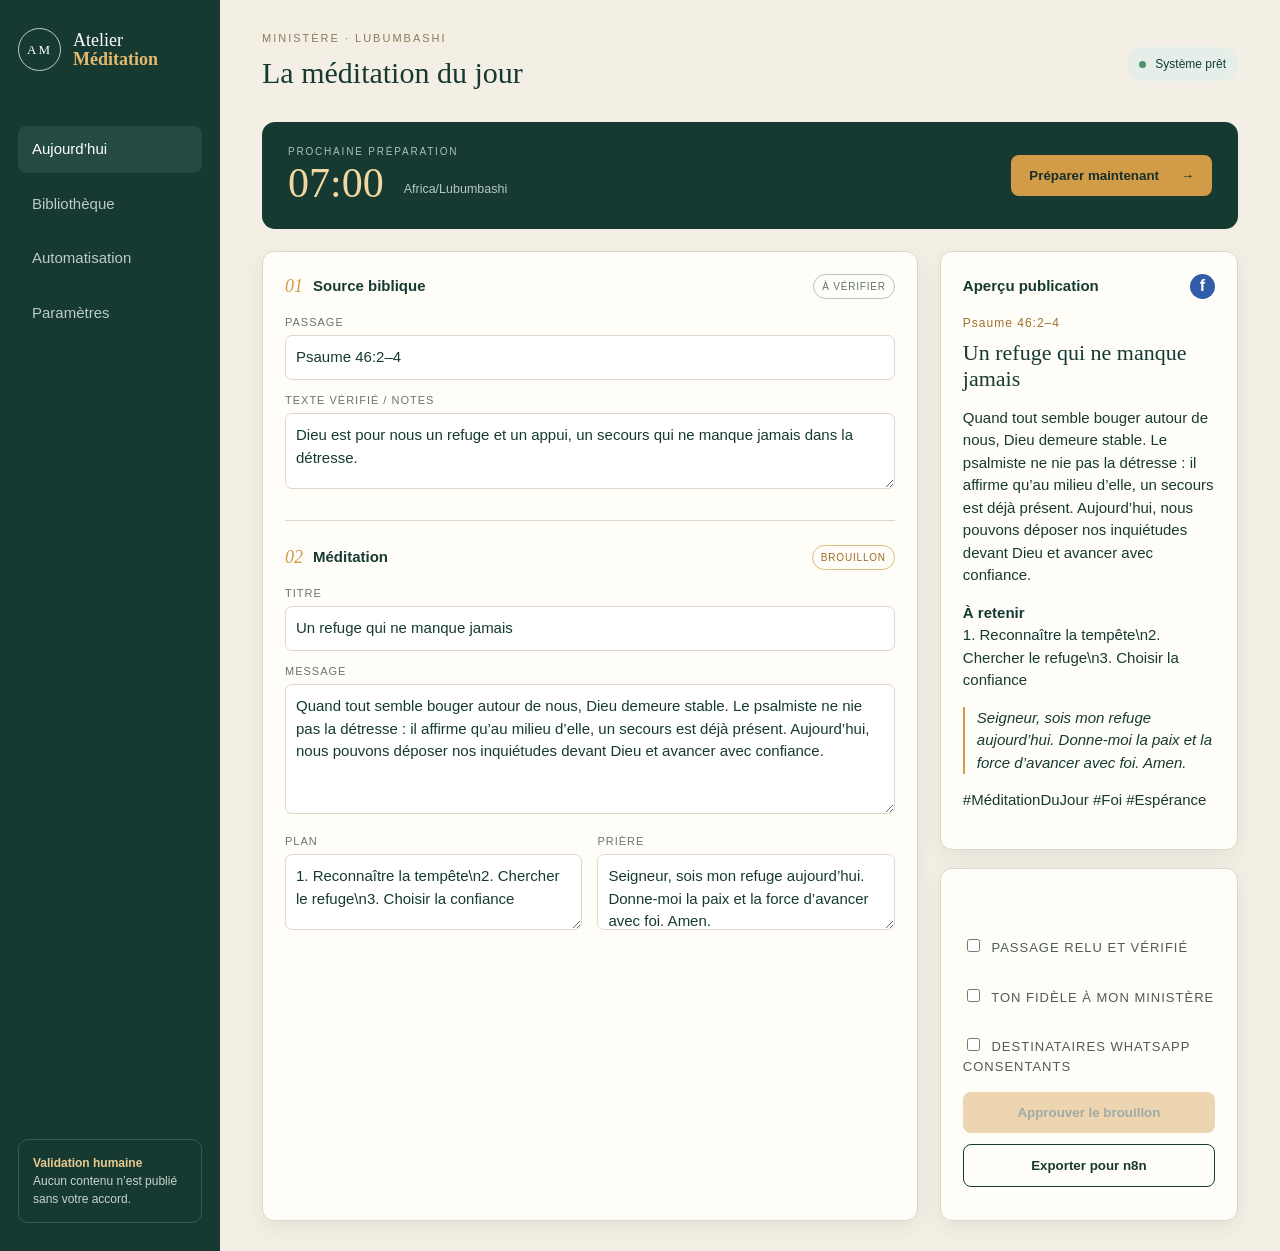
<file: index.html>
<!doctype html>
<html lang="fr">
<head>
  <meta charset="utf-8">
  <meta name="viewport" content="width=device-width,initial-scale=1">
  <title>Atelier Méditation</title>
  <link rel="stylesheet" href="styles.css">
</head>
<body>
  <div class="shell">
    <aside>
      <div class="brand"><span>AM</span><div>Atelier<br><b>Méditation</b></div></div>
      <nav>
        <button class="active" data-view="today">Aujourd’hui</button>
        <button data-view="library">Bibliothèque</button>
        <button data-view="automation">Automatisation</button>
        <button data-view="settings">Paramètres</button>
      </nav>
      <div class="aside-note"><b>Validation humaine</b><br>Aucun contenu n’est publié sans votre accord.</div>
    </aside>

    <main>
      <header><div><p class="eyebrow">MINISTÈRE · LUBUMBASHI</p><h1 id="page-title">La méditation du jour</h1></div><div class="status"><i></i> Système prêt</div></header>

      <section id="today" class="view active">
        <div class="schedule">
          <div><span>PROCHAINE PRÉPARATION</span><strong id="next-run">19:00</strong><small>Africa/Lubumbashi</small></div>
          <button id="generate">Préparer maintenant <b>→</b></button>
        </div>

        <div class="grid">
          <section class="card editor">
            <div class="card-head"><div><span class="step">01</span><b>Source biblique</b></div><span class="pill">À vérifier</span></div>
            <label>Passage</label><input id="reference" value="Psaume 46:2–4" placeholder="Ex. Jean 3:16">
            <label>Texte vérifié / notes</label><textarea id="verse">Dieu est pour nous un refuge et un appui, un secours qui ne manque jamais dans la détresse.</textarea>
            <div class="divider"></div>
            <div class="card-head"><div><span class="step">02</span><b>Méditation</b></div><span id="draft-state" class="pill gold">Brouillon</span></div>
            <label>Titre</label><input id="title" value="Un refuge qui ne manque jamais">
            <label>Message</label><textarea id="message" class="large">Quand tout semble bouger autour de nous, Dieu demeure stable. Le psalmiste ne nie pas la détresse : il affirme qu’au milieu d’elle, un secours est déjà présent. Aujourd’hui, nous pouvons déposer nos inquiétudes devant Dieu et avancer avec confiance.</textarea>
            <div class="two"><div><label>Plan</label><textarea id="outline">1. Reconnaître la tempête\n2. Chercher le refuge\n3. Choisir la confiance</textarea></div><div><label>Prière</label><textarea id="prayer">Seigneur, sois mon refuge aujourd’hui. Donne-moi la paix et la force d’avancer avec foi. Amen.</textarea></div></div>
          </section>

          <aside class="right">
            <section class="card preview">
              <div class="card-head"><b>Aperçu publication</b><span class="channel">f</span></div>
              <div id="preview-text"></div>
            </section>
            <section class="card checklist">
              <b>Contrôle avant validation</b>
              <label><input type="checkbox" id="check-source"> Passage relu et vérifié</label>
              <label><input type="checkbox" id="check-tone"> Ton fidèle à mon ministère</label>
              <label><input type="checkbox" id="check-consent"> Destinataires WhatsApp consentants</label>
              <button id="approve" disabled>Approuver le brouillon</button>
              <button id="export" class="secondary">Exporter pour n8n</button>
              <p id="feedback"></p>
            </section>
          </aside>
        </div>
      </section>

      <section id="library" class="view"><div class="card"><h2>Bibliothèque</h2><p>Les brouillons enregistrés sur cet appareil apparaissent ici.</p><div id="saved-list"></div></div></section>
      <section id="automation" class="view"><div class="card"><h2>Automatisation</h2><div class="automation-row"><div><b>Préparation du matin</b><small>Chaque jour · 07:00 · Africa/Lubumbashi</small></div><span>Active</span></div><div class="automation-row"><div><b>Préparation du soir</b><small>Chaque jour · 19:00 · Africa/Lubumbashi</small></div><span>Active</span></div><p class="muted">Le MVP prépare les données et exporte un fichier JSON importable dans votre scénario n8n. Les connexions Facebook et WhatsApp Business restent à configurer dans n8n.</p></div></section>
      <section id="settings" class="view"><div class="card"><h2>Paramètres</h2><label>Nom du ministère</label><input id="ministry" value="Mon ministère"><label>Version biblique préférée</label><input value="Louis Segond 1910"><label>Canal cible</label><select><option>Facebook</option><option>WhatsApp Business</option><option>Préparation uniquement</option></select></div></section>
    </main>
  </div>
  <script src="app.js"></script>
</body>
</html>
</file>
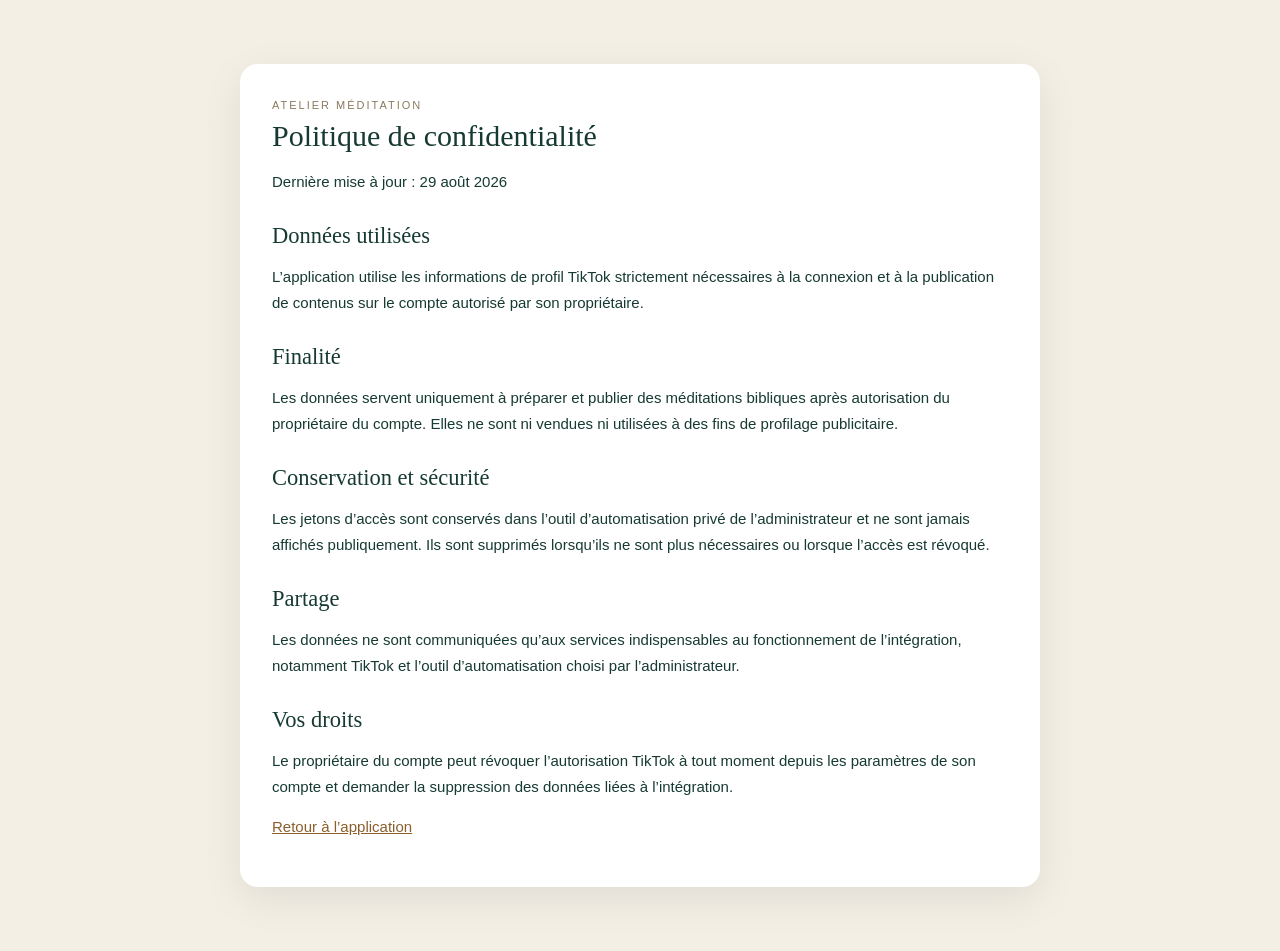
<file: privacy.html>
<!doctype html>
<html lang="fr">
<head>
  <meta charset="utf-8">
  <meta name="viewport" content="width=device-width,initial-scale=1">
  <title>Politique de confidentialité — Atelier Méditation</title>
  <link rel="stylesheet" href="styles.css">
</head>
<body>
  <main class="legal">
    <p class="eyebrow">ATELIER MÉDITATION</p>
    <h1>Politique de confidentialité</h1>
    <p>Dernière mise à jour : 29 août 2026</p>
    <h2>Données utilisées</h2>
    <p>L’application utilise les informations de profil TikTok strictement nécessaires à la connexion et à la publication de contenus sur le compte autorisé par son propriétaire.</p>
    <h2>Finalité</h2>
    <p>Les données servent uniquement à préparer et publier des méditations bibliques après autorisation du propriétaire du compte. Elles ne sont ni vendues ni utilisées à des fins de profilage publicitaire.</p>
    <h2>Conservation et sécurité</h2>
    <p>Les jetons d’accès sont conservés dans l’outil d’automatisation privé de l’administrateur et ne sont jamais affichés publiquement. Ils sont supprimés lorsqu’ils ne sont plus nécessaires ou lorsque l’accès est révoqué.</p>
    <h2>Partage</h2>
    <p>Les données ne sont communiquées qu’aux services indispensables au fonctionnement de l’intégration, notamment TikTok et l’outil d’automatisation choisi par l’administrateur.</p>
    <h2>Vos droits</h2>
    <p>Le propriétaire du compte peut révoquer l’autorisation TikTok à tout moment depuis les paramètres de son compte et demander la suppression des données liées à l’intégration.</p>
    <p><a href="index.html">Retour à l’application</a></p>
  </main>
</body>
</html>
</file>
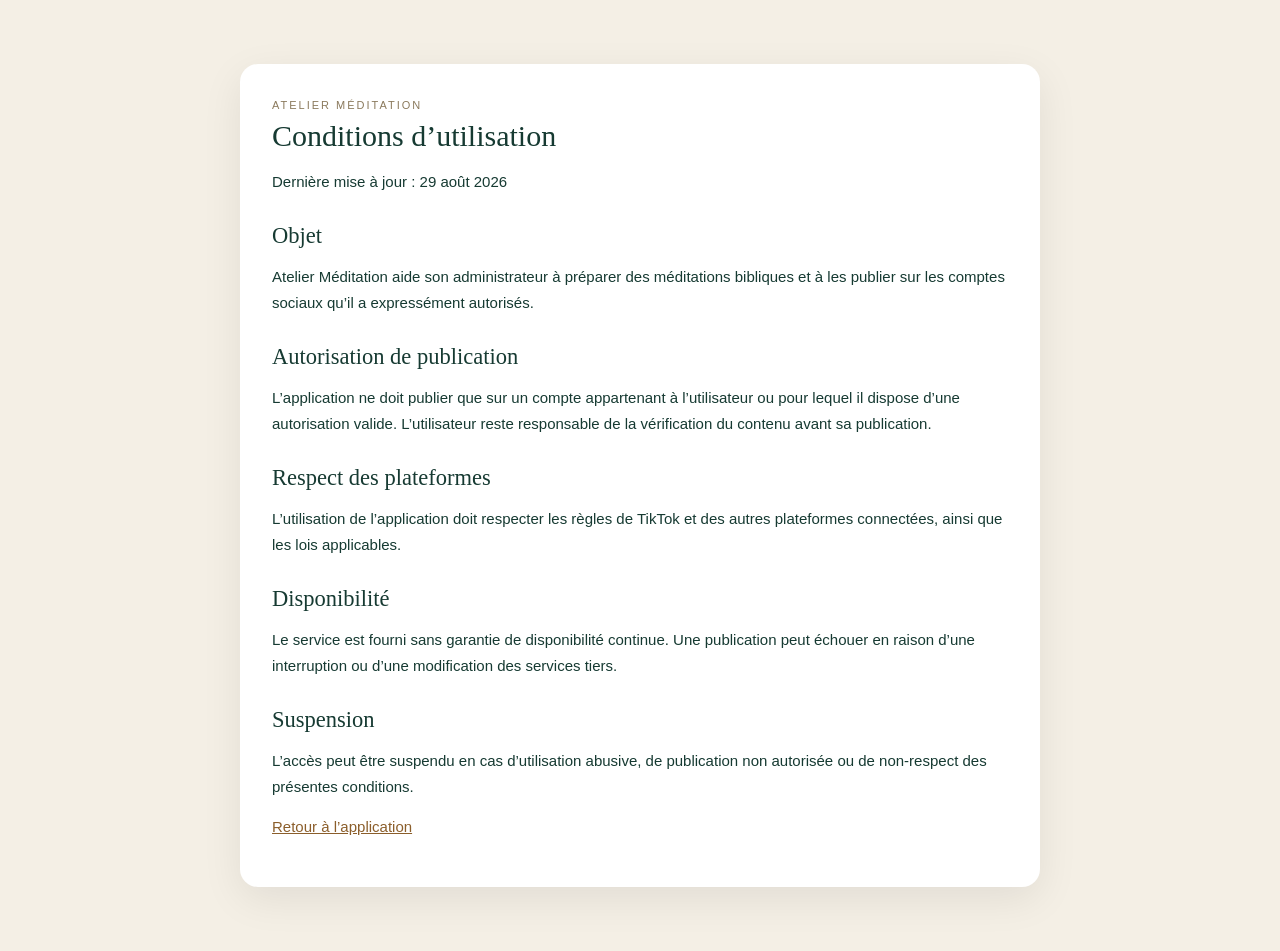
<file: terms.html>
<!doctype html>
<html lang="fr">
<head>
  <meta charset="utf-8">
  <meta name="viewport" content="width=device-width,initial-scale=1">
  <title>Conditions d’utilisation — Atelier Méditation</title>
  <link rel="stylesheet" href="styles.css">
</head>
<body>
  <main class="legal">
    <p class="eyebrow">ATELIER MÉDITATION</p>
    <h1>Conditions d’utilisation</h1>
    <p>Dernière mise à jour : 29 août 2026</p>
    <h2>Objet</h2>
    <p>Atelier Méditation aide son administrateur à préparer des méditations bibliques et à les publier sur les comptes sociaux qu’il a expressément autorisés.</p>
    <h2>Autorisation de publication</h2>
    <p>L’application ne doit publier que sur un compte appartenant à l’utilisateur ou pour lequel il dispose d’une autorisation valide. L’utilisateur reste responsable de la vérification du contenu avant sa publication.</p>
    <h2>Respect des plateformes</h2>
    <p>L’utilisation de l’application doit respecter les règles de TikTok et des autres plateformes connectées, ainsi que les lois applicables.</p>
    <h2>Disponibilité</h2>
    <p>Le service est fourni sans garantie de disponibilité continue. Une publication peut échouer en raison d’une interruption ou d’une modification des services tiers.</p>
    <h2>Suspension</h2>
    <p>L’accès peut être suspendu en cas d’utilisation abusive, de publication non autorisée ou de non-respect des présentes conditions.</p>
    <p><a href="index.html">Retour à l’application</a></p>
  </main>
</body>
</html>
</file>
<file: styles.css>
:root{--ink:#163a32;--cream:#f4efe5;--paper:#fffdf8;--gold:#d19b47;--line:#ded7c9;--muted:#6d746f}*{box-sizing:border-box}body{margin:0;background:var(--cream);color:var(--ink);font:15px/1.5 Inter,Segoe UI,sans-serif}.shell{display:grid;grid-template-columns:220px 1fr;min-height:100vh}aside{background:var(--ink);color:#fff;padding:28px 18px;display:flex;flex-direction:column}.brand{display:flex;gap:12px;align-items:center;font-family:Georgia,serif;font-size:18px;line-height:1.05}.brand>span{display:grid;place-items:center;width:43px;height:43px;border:1px solid #bdcfc8;border-radius:50%;font-size:13px;letter-spacing:2px}.brand b{color:#e3b96e}nav{margin-top:55px;display:grid;gap:8px}nav button{border:0;text-align:left;background:transparent;color:#bbcbc6;padding:12px 14px;border-radius:8px;font:inherit;cursor:pointer}nav button.active,nav button:hover{background:#244a41;color:white}.aside-note{margin-top:auto;padding:14px;border:1px solid #365c52;border-radius:10px;color:#c7d4cf;font-size:12px}.aside-note b{color:#e8c98f}main{padding:30px 42px;max-width:1450px;width:100%;margin:auto}header{display:flex;justify-content:space-between;align-items:center;margin-bottom:24px}h1,h2{font-family:Georgia,serif;margin:3px 0;font-weight:500}.eyebrow{font-size:11px;letter-spacing:2px;color:#8b7a5d;margin:0}.status{background:#e6eee9;padding:8px 12px;border-radius:30px;font-size:12px}.status i{display:inline-block;width:7px;height:7px;background:#4c956c;border-radius:50%;margin-right:6px}.schedule{background:var(--ink);color:white;border-radius:13px;padding:22px 26px;display:flex;justify-content:space-between;align-items:center;margin-bottom:22px}.schedule div{display:grid;grid-template-columns:auto auto;column-gap:20px;align-items:end}.schedule span{grid-column:1/-1;font-size:10px;letter-spacing:1.8px;color:#aec0bb}.schedule strong{font:42px Georgia,serif;color:#f2d7a2}.schedule small{padding-bottom:8px;color:#b8c7c2}.schedule button,.checklist button{border:0;border-radius:8px;background:var(--gold);color:#182f29;padding:13px 18px;font-weight:700;cursor:pointer}.schedule button b{padding-left:18px}.grid{display:grid;grid-template-columns:minmax(0,1.65fr) minmax(280px,.75fr);gap:22px}.card{background:var(--paper);border:1px solid var(--line);border-radius:12px;padding:22px;box-shadow:0 7px 20px #3b342512}.card-head{display:flex;justify-content:space-between;align-items:center;margin-bottom:15px}.card-head>div{display:flex;align-items:center;gap:10px}.step{color:var(--gold);font:italic 18px Georgia,serif}.pill{font-size:10px;letter-spacing:.8px;text-transform:uppercase;border:1px solid #b9c4bf;color:#61756d;padding:4px 8px;border-radius:20px}.pill.gold{border-color:#dfbc7c;color:#9c6d22}.editor label,.card>label{display:block;font-size:11px;text-transform:uppercase;letter-spacing:1px;color:#6e736d;margin:12px 0 5px}input,textarea,select{width:100%;border:1px solid var(--line);border-radius:7px;background:white;padding:10px;color:var(--ink);font:inherit}textarea{min-height:76px;resize:vertical}.large{min-height:130px}.divider{height:1px;background:var(--line);margin:24px 0}.two{display:grid;grid-template-columns:1fr 1fr;gap:15px}.right{background:transparent;padding:0;gap:18px}.preview{color:var(--ink)}.channel{display:grid;place-items:center;width:25px;height:25px;border-radius:50%;background:#315ca8;color:white;font:bold 16px Arial}.preview h3{font:22px Georgia,serif;margin:8px 0}.preview .ref{color:#9b712f;font-size:12px;letter-spacing:1px}.preview .prayer{border-left:2px solid var(--gold);padding-left:12px;font-style:italic}.checklist{display:grid;gap:11px}.checklist label{font-size:13px;color:#4f5c57}.checklist input{width:auto;margin-right:7px}.checklist button:disabled{opacity:.4;cursor:not-allowed}.checklist .secondary{background:transparent;border:1px solid var(--ink);color:var(--ink)}#feedback{font-size:12px;margin:0;color:#437b60}.view{display:none}.view.active{display:block}.automation-row{display:flex;justify-content:space-between;padding:17px 0;border-bottom:1px solid var(--line)}.automation-row div{display:grid}.automation-row small,.muted{color:var(--muted)}.automation-row>span{color:#3f7d5b}#saved-list article{border-top:1px solid var(--line);padding:13px 0}@media(max-width:850px){.shell{display:block}.shell>aside{padding:16px}.brand{margin-bottom:14px}nav{margin:0;display:flex;overflow:auto}.aside-note{display:none}main{padding:20px}.grid{grid-template-columns:1fr}.two{grid-template-columns:1fr}.schedule{align-items:flex-end}.schedule div{display:block}.schedule small{display:block}.schedule button{padding:11px}.status{display:none}}
.legal{max-width:800px;margin:64px auto;padding:32px;background:#fff;border-radius:18px;box-shadow:0 12px 40px rgba(0,0,0,.08);line-height:1.7}.legal h1,.legal h2{line-height:1.2}.legal h2{margin-top:28px}.legal a{color:#8b5e2b}
</file>
